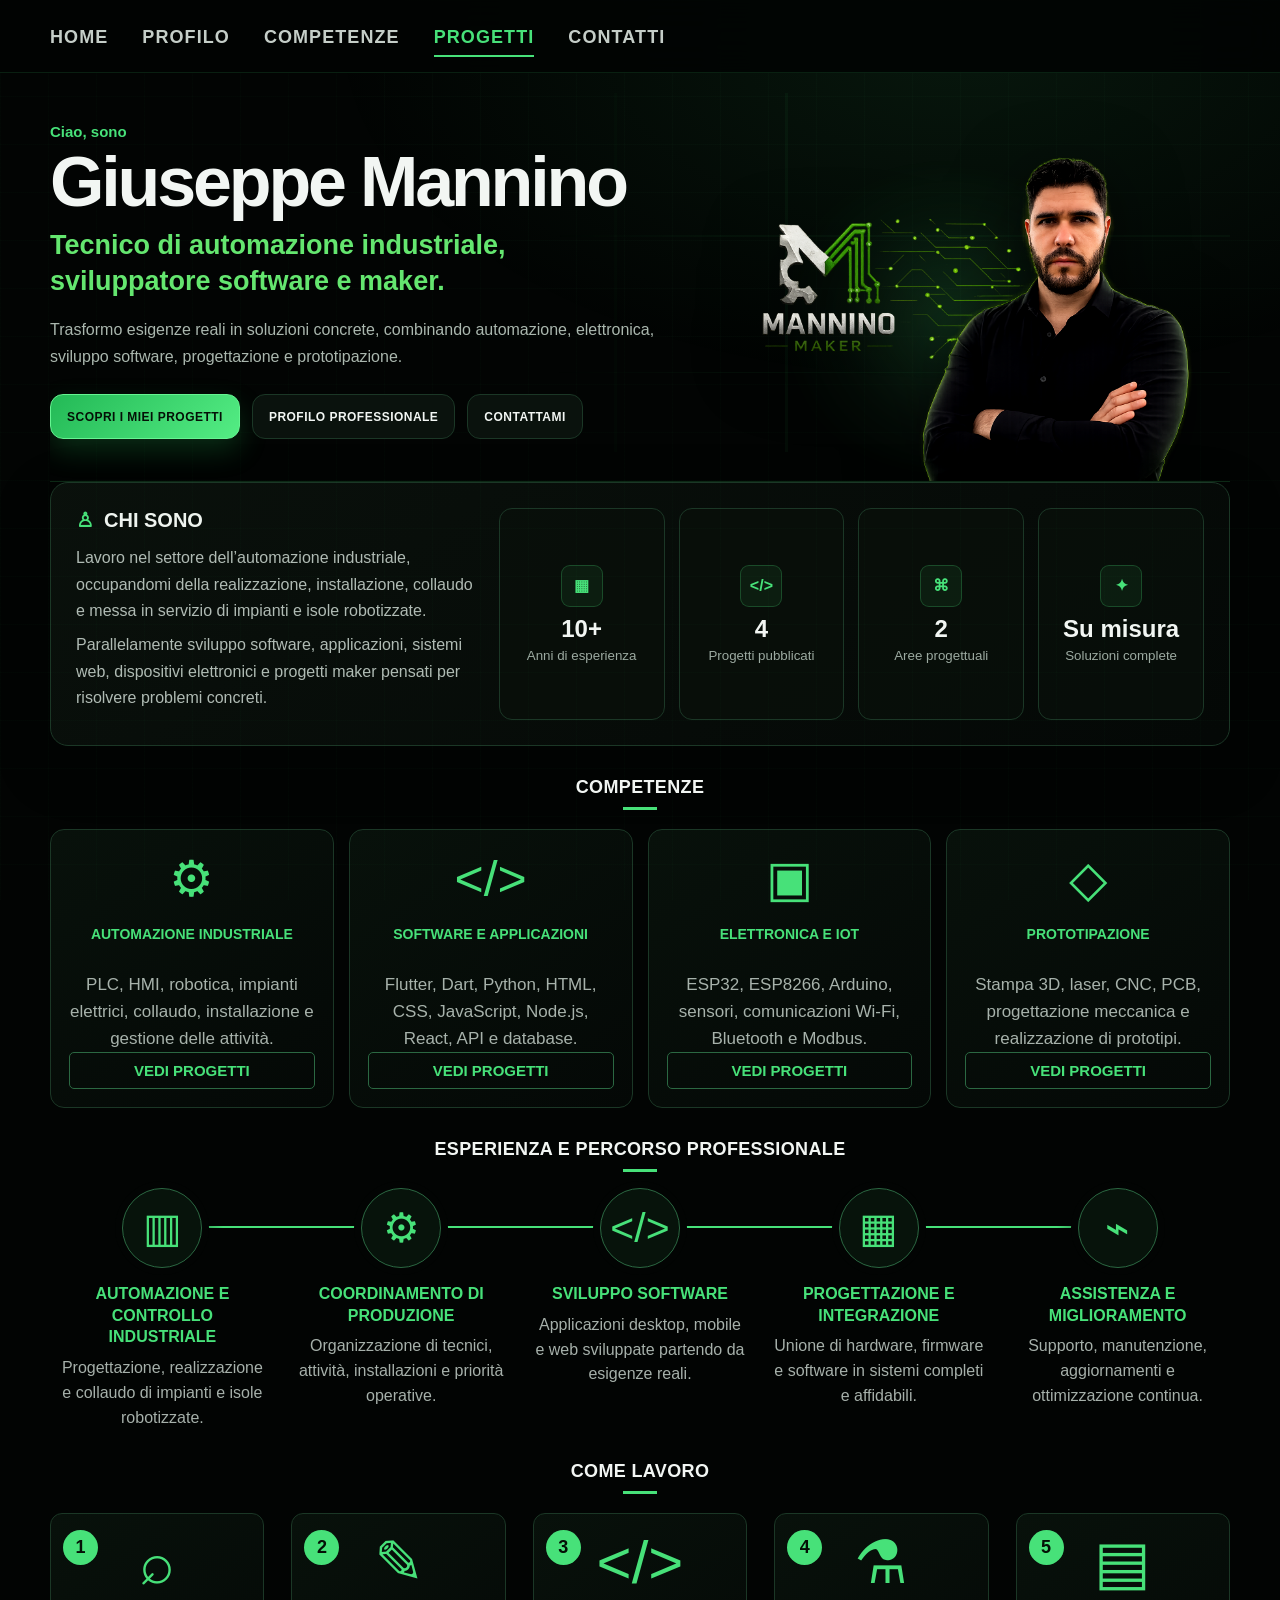
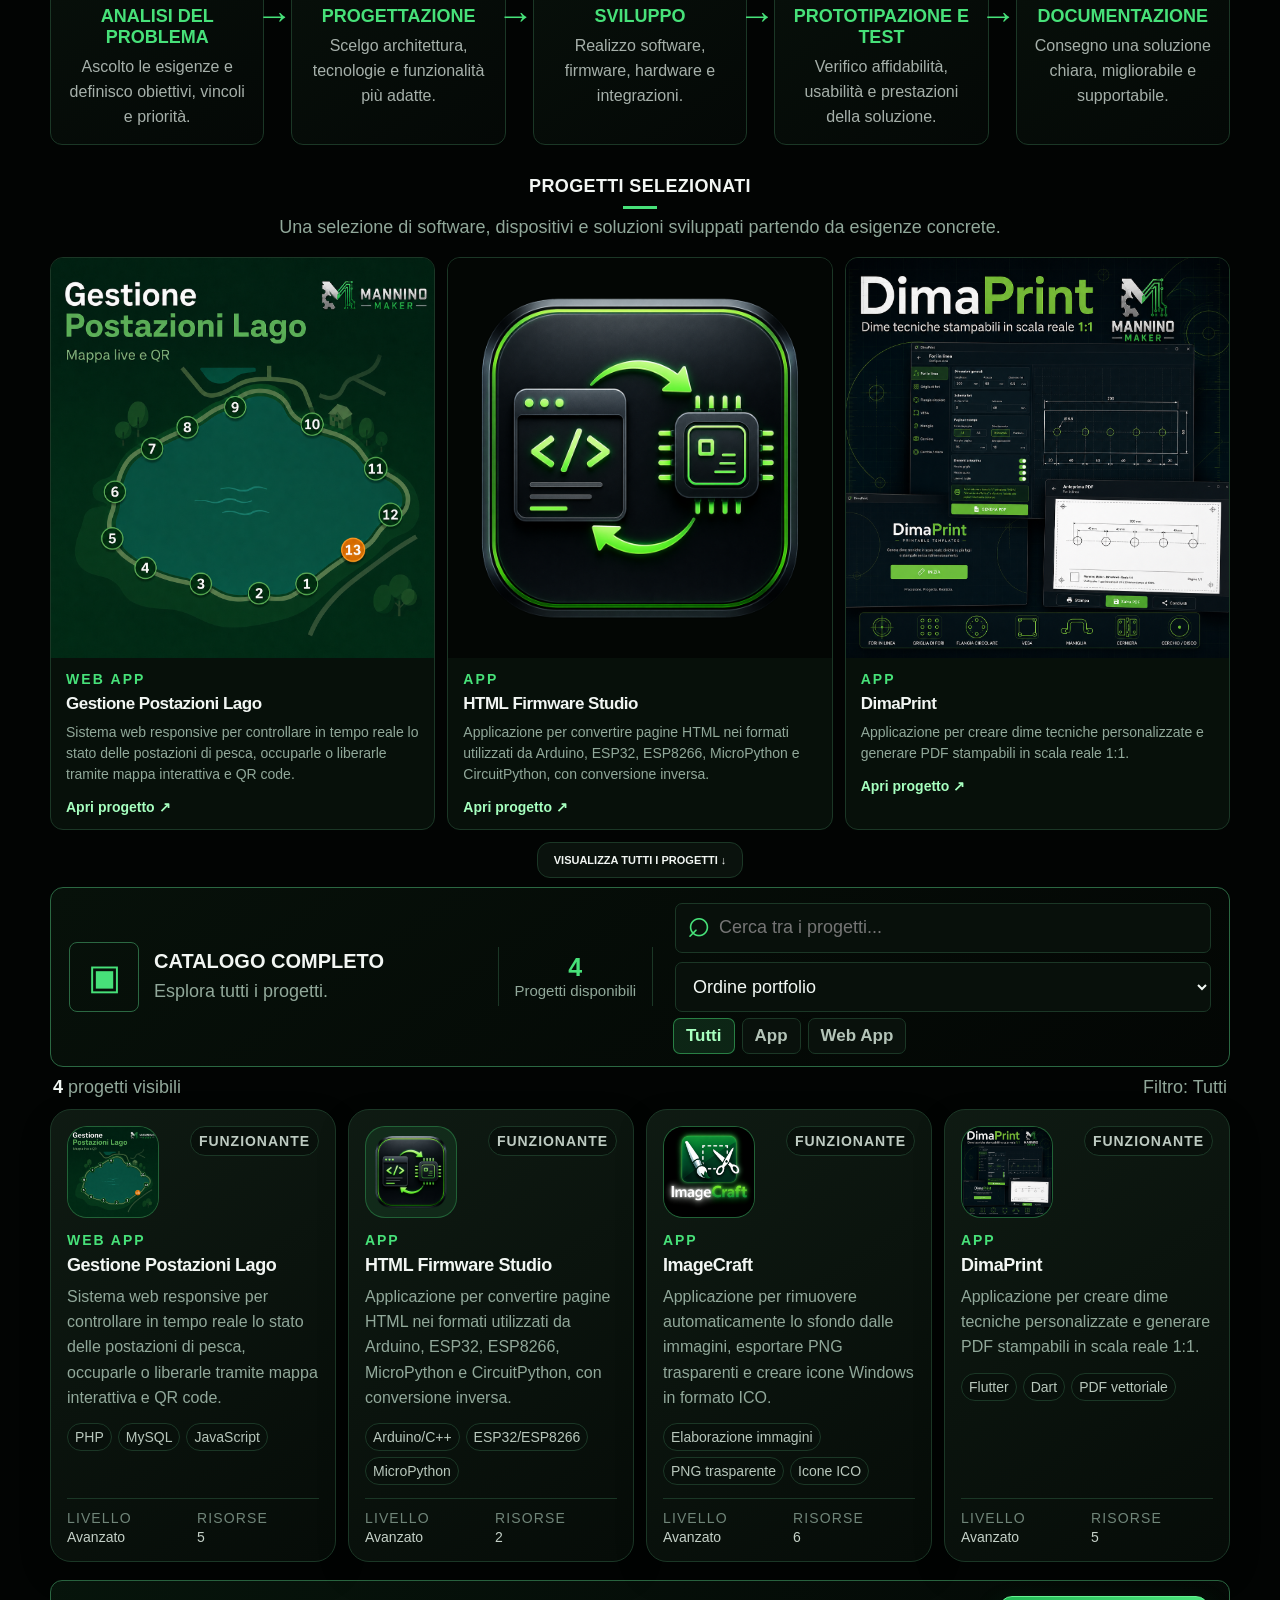
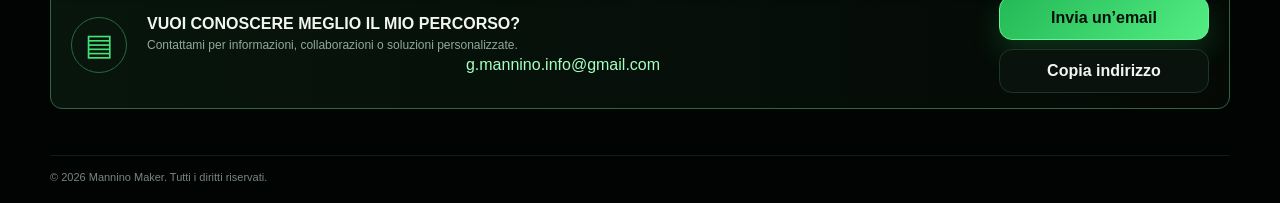
<file: index.html>
<!doctype html>
<html lang="it">
<head>
  <meta charset="utf-8">
  <meta name="viewport" content="width=device-width,initial-scale=1,viewport-fit=cover">
  <meta name="theme-color" content="#030604">
  <title>Giuseppe Mannino — Automazione, Software e Maker</title>
  <meta name="description" content="Portfolio professionale di Giuseppe Mannino: automazione industriale, sviluppo software, elettronica, IoT e prototipazione.">
  <link rel="icon" href="logo_mannino_maker.png">
  <link rel="stylesheet" href="styles.css">
</head>
<body class="home-page">
  <header class="site-header">
    <div class="nav-shell">
     
      <button id="navToggle" class="nav-toggle" type="button" aria-expanded="false" aria-controls="mainNav" aria-label="Apri menu">
        <span></span><span></span><span></span>
      </button>
      <nav id="mainNav" class="main-nav" aria-label="Navigazione principale">
        <a class="active" href="#home">Home</a>
        <a href="#profilo">Profilo</a>
        <a href="#competenze">Competenze</a>
        <a href="#progetti">Progetti</a>
        <a href="#contatti">Contatti</a>
      </nav>
    </div>
  </header>

  <main id="home" class="home-shell">
    <section class="cv-hero reveal">
      <div class="hero-circuit" aria-hidden="true"></div>
      <div class="cv-hero-copy">
        <p class="cv-kicker">Ciao, sono</p>
        <h1>Giuseppe Mannino</h1>
        <h2>Tecnico di automazione industriale,<br>sviluppatore software e maker.</h2>
        <p>Trasformo esigenze reali in soluzioni concrete, combinando automazione, elettronica, sviluppo software, progettazione e prototipazione.</p>
        <div class="cv-actions">
          <a class="button primary" href="#progetti">Scopri i miei progetti</a>
          <a class="button" href="#profilo">Profilo professionale</a>
          <a class="button" href="#contatti">Contattami</a>
        </div>
      </div>
      <div class="hero-portrait-wrap" aria-label="Foto di Giuseppe Mannino">
        <div class="portrait-glow"></div>
        <img class="hero-portrait" src="assets/profile/giuseppe-mannino.png" alt="Giuseppe Mannino">
      </div>
    </section>

    <section id="profilo" class="profile-overview reveal">
      <article class="about-panel">
        <div class="section-label">Chi sono</div>
        <p>Lavoro nel settore dell’automazione industriale, occupandomi della realizzazione, installazione, collaudo e messa in servizio di impianti e isole robotizzate.</p>
        <p>Parallelamente sviluppo software, applicazioni, sistemi web, dispositivi elettronici e progetti maker pensati per risolvere problemi concreti.</p>
      </article>
      <div class="profile-metrics">
        <article><span class="metric-icon">▦</span><strong>10+</strong><small>Anni di esperienza</small></article>
        <article><span class="metric-icon">&lt;/&gt;</span><strong id="statProjects">0</strong><small>Progetti pubblicati</small></article>
        <article><span class="metric-icon">⌘</span><strong id="statCategories">0</strong><small>Aree progettuali</small></article>
        <article><span class="metric-icon">✦</span><strong>Su misura</strong><small>Soluzioni complete</small></article>
      </div>
      <span id="statResources" hidden>0</span><span id="statFeatured" hidden>0</span>
    </section>

    <section id="competenze" class="cv-section reveal">
      <div class="cv-section-heading"><h2>Competenze</h2><span></span></div>
      <div class="skills-grid">
        <article class="skill-card"><div class="skill-icon">⚙</div><h3>Automazione industriale</h3><p>PLC, HMI, robotica, impianti elettrici, collaudo, installazione e gestione delle attività.</p><a href="#progetti" data-skill-search="automazione">Vedi progetti</a></article>
        <article class="skill-card"><div class="skill-icon">&lt;/&gt;</div><h3>Software e applicazioni</h3><p>Flutter, Dart, Python, HTML, CSS, JavaScript, Node.js, React, API e database.</p><a href="#progetti" data-skill-search="app">Vedi progetti</a></article>
        <article class="skill-card"><div class="skill-icon">▣</div><h3>Elettronica e IoT</h3><p>ESP32, ESP8266, Arduino, sensori, comunicazioni Wi-Fi, Bluetooth e Modbus.</p><a href="#progetti" data-skill-search="ESP32">Vedi progetti</a></article>
        <article class="skill-card"><div class="skill-icon">◇</div><h3>Prototipazione</h3><p>Stampa 3D, laser, CNC, PCB, progettazione meccanica e realizzazione di prototipi.</p><a href="#progetti" data-skill-search="stampa">Vedi progetti</a></article>
      </div>
    </section>

    <section class="cv-section reveal">
      <div class="cv-section-heading"><h2>Esperienza e percorso professionale</h2><span></span></div>
      <div class="timeline-grid">
        <article><div class="timeline-icon">▥</div><h3>Automazione e controllo industriale</h3><p>Progettazione, realizzazione e collaudo di impianti e isole robotizzate.</p></article>
        <article><div class="timeline-icon">⚙</div><h3>Coordinamento di produzione</h3><p>Organizzazione di tecnici, attività, installazioni e priorità operative.</p></article>
        <article><div class="timeline-icon">&lt;/&gt;</div><h3>Sviluppo software</h3><p>Applicazioni desktop, mobile e web sviluppate partendo da esigenze reali.</p></article>
        <article><div class="timeline-icon">▦</div><h3>Progettazione e integrazione</h3><p>Unione di hardware, firmware e software in sistemi completi e affidabili.</p></article>
        <article><div class="timeline-icon">⌁</div><h3>Assistenza e miglioramento</h3><p>Supporto, manutenzione, aggiornamenti e ottimizzazione continua.</p></article>
      </div>
    </section>

    <section class="cv-section reveal">
      <div class="cv-section-heading"><h2>Come lavoro</h2><span></span></div>
      <div class="process-grid">
        <article><b>1</b><div class="process-icon">⌕</div><h3>Analisi del problema</h3><p>Ascolto le esigenze e definisco obiettivi, vincoli e priorità.</p></article>
        <article><b>2</b><div class="process-icon">✎</div><h3>Progettazione</h3><p>Scelgo architettura, tecnologie e funzionalità più adatte.</p></article>
        <article><b>3</b><div class="process-icon">&lt;/&gt;</div><h3>Sviluppo</h3><p>Realizzo software, firmware, hardware e integrazioni.</p></article>
        <article><b>4</b><div class="process-icon">⚗</div><h3>Prototipazione e test</h3><p>Verifico affidabilità, usabilità e prestazioni della soluzione.</p></article>
        <article><b>5</b><div class="process-icon">▤</div><h3>Documentazione</h3><p>Consegno una soluzione chiara, migliorabile e supportabile.</p></article>
      </div>
    </section>

    <section id="progetti" class="projects-area reveal">
      <div class="cv-section-heading"><h2>Progetti selezionati</h2><span></span><p>Una selezione di software, dispositivi e soluzioni sviluppati partendo da esigenze concrete.</p></div>
      <div id="featuredGrid" class="featured-grid"></div>
      <div class="featured-footer"><a class="button" href="#catalogo">Visualizza tutti i progetti ↓</a></div>

      <div id="catalogo" class="catalogue-box">
        <div class="catalogue-intro"><div class="catalogue-icon">▣</div><div><h2>Catalogo completo</h2><p>Esplora tutti i progetti.</p></div></div>
        <div class="catalogue-count"><strong id="catalogueProjectCount">0</strong><span>Progetti disponibili</span></div>
        <div class="catalogue-tools">
          <div class="tools">
            <div class="tools-top">
              <label class="search-wrap"><span class="search-symbol">⌕</span><input id="projectSearch" type="search" placeholder="Cerca tra i progetti..." autocomplete="off"><button id="clearSearch" class="clear-search" type="button" aria-label="Cancella ricerca">×</button></label>
              <select id="projectSort" class="sort" aria-label="Ordina progetti"><option value="order">Ordine portfolio</option><option value="az">Titolo A–Z</option><option value="category">Categoria</option><option value="newest">Più recenti</option></select>
            </div>
            <div id="filters" class="filters"></div>
          </div>
        </div>
      </div>
      <div class="results-line"><span id="resultCount"><b>0</b> progetti visibili</span><span id="currentFilter">Filtro: Tutti</span></div>
      <div id="projectGrid" class="projects"></div>
      <div id="emptyState" class="empty"><h3>Nessun progetto trovato</h3><p>Prova un’altra ricerca oppure azzera i filtri.</p><button id="resetAll" class="button" type="button">Azzera tutto</button></div>
    </section>

    <section id="contatti" class="cv-contact reveal">
      <div class="contact-doc">▤</div>
      <div><h2>Vuoi conoscere meglio il mio percorso?</h2><p>Contattami per informazioni, collaborazioni o soluzioni personalizzate.</p><span id="emailText" class="contact-email"></span></div>
      <div class="contact-actions"><a id="mailLink" class="button primary">Invia un’email</a><button id="copyEmail" class="button" type="button">Copia indirizzo</button></div>
    </section>
  </main>

  <footer class="cv-footer">
   
    <span>© <span id="currentYear"></span> Mannino Maker. Tutti i diritti riservati.</span>

  </footer>

  <div id="toast" class="toast" role="status" aria-live="polite"></div>
  <script>window.MM_CONFIG=Object.freeze({contactEmail:"g.mannino.info@gmail.com",githubProfile:""});</script>
  <script src="app.js"></script>
</body>
</html>
</file>
<file: styles.css>
:root{--bg:#040705;--panel:#0b1510;--panel2:#101e16;--line:#1b3726;--line2:#2b6842;--text:#f2f8f4;--muted:#91a89a;--green:#47e179;--green2:#a6ffbf;--danger:#ff6b78;--warn:#ffcf6b;--shadow:0 24px 70px rgba(0,0,0,.42)}
*{box-sizing:border-box}html{scroll-behavior:smooth}body{margin:0;background:radial-gradient(900px 560px at 5% -5%,rgba(71,225,121,.15),transparent 62%),radial-gradient(700px 500px at 100% 15%,rgba(25,160,72,.10),transparent 68%),linear-gradient(rgba(71,225,121,.025) 1px,transparent 1px),linear-gradient(90deg,rgba(71,225,121,.025) 1px,transparent 1px),var(--bg);background-size:auto,auto,42px 42px,42px 42px;color:var(--text);font-family:Inter,ui-sans-serif,-apple-system,BlinkMacSystemFont,"Segoe UI",Arial,sans-serif;min-height:100vh}button,input,select,textarea{font:inherit}button{color:inherit}a{color:inherit;text-decoration:none}.hidden{display:none!important}.container{width:min(1280px,calc(100% - 26px));margin:14px auto 70px}.hero{border:1px solid var(--line);border-radius:30px;padding:30px;background:linear-gradient(145deg,rgba(15,29,21,.97),rgba(5,10,7,.98));box-shadow:var(--shadow);overflow:hidden;position:relative}.hero:after{content:"";position:absolute;right:-170px;top:-220px;width:430px;height:430px;border-radius:120px;border:1px solid rgba(71,225,121,.13);transform:rotate(32deg)}.hero-main{display:grid;grid-template-columns:136px 1fr auto;gap:25px;align-items:center;position:relative;z-index:1}.logo{width:136px;height:136px;object-fit:contain;border-radius:24px;border:1px solid var(--line2);background:#020403}.eyebrow{font-size:14px;font-weight:900;letter-spacing:.18em;text-transform:uppercase;color:var(--green)}h1{font-size:clamp(40px,7vw,74px);line-height:.92;letter-spacing:-.06em;margin:8px 0 12px}.hero-copy{color:var(--muted);max-width:750px;line-height:1.65;margin:0}.badge{align-self:start;white-space:nowrap;border:1px solid rgba(71,225,121,.3);background:rgba(71,225,121,.08);border-radius:999px;padding:10px 13px;color:var(--green2);font-size:14px;font-weight:850}.hero-actions,.actions{display:flex;flex-wrap:wrap;gap:10px}.hero-actions{margin-top:24px;position:relative;z-index:1}.button{display:inline-flex;align-items:center;justify-content:center;min-height:44px;padding:0 16px;border-radius:13px;border:1px solid var(--line);background:#0a120d;font-size:16px;font-weight:850;cursor:pointer;transition:.2s}.button:hover{transform:translateY(-2px);border-color:var(--line2)}.button.primary{background:linear-gradient(135deg,#23b956,#54ed84);color:#041006;border-color:#65f591;box-shadow:0 12px 28px rgba(35,185,86,.22)}.button.danger{background:rgba(255,107,120,.1);border-color:rgba(255,107,120,.35);color:#ffc4ca}.button.ghost{background:transparent}.stats{display:grid;grid-template-columns:repeat(4,1fr);gap:11px;margin:14px 0 34px}.stat{border:1px solid var(--line);border-radius:19px;background:rgba(10,19,13,.9);padding:17px 19px}.stat strong{display:block;font-size:27px;letter-spacing:-.04em}.stat span{font-size:14px;color:var(--muted)}.section-title{display:flex;justify-content:space-between;align-items:end;gap:18px;margin:28px 2px 13px}.section-title h2{margin:0;font-size:28px;letter-spacing:-.04em}.section-title p{margin:5px 0 0;color:var(--muted);font-size:14px}.featured-grid{display:grid;grid-template-columns:1.2fr 1fr 1fr;gap:12px}.featured-card{min-height:245px;text-align:left;border:1px solid var(--line);border-radius:23px;padding:21px;background:radial-gradient(circle at 90% 0,rgba(71,225,121,.14),transparent 46%),linear-gradient(145deg,#101f16,#07100a);cursor:pointer;display:flex;flex-direction:column;align-items:flex-start;transition:.22s}.featured-card:first-child{min-height:290px}.featured-card:hover{transform:translateY(-4px);border-color:var(--line2)}.featured-icon,.project-icon,.modal-icon{display:grid;place-items:center;background:rgba(71,225,121,.09);border:1px solid rgba(71,225,121,.3);color:var(--green);font-weight:950}.featured-icon{width:92px;height:92px;border-radius:20px;font-size:23px;overflow:hidden}.featured-category{margin-top:auto;color:var(--green);font-size:14px;font-weight:900;letter-spacing:.15em;text-transform:uppercase}.featured-card strong{font-size:22px;margin:7px 0 8px;letter-spacing:-.03em}.featured-card small{color:var(--muted);font-size:16px;line-height:1.55}.featured-action{margin-top:14px;color:var(--green2);font-size:14px;font-weight:850}.tools{position:sticky;top:8px;z-index:30;border:1px solid var(--line);border-radius:21px;padding:10px;background:rgba(4,9,6,.91);backdrop-filter:blur(16px);box-shadow:0 15px 45px rgba(0,0,0,.3)}.tools-top{display:grid;grid-template-columns:1fr auto;gap:9px}.search-wrap{position:relative}.search-wrap input{width:100%;height:48px;border:1px solid var(--line);border-radius:14px;background:#08100b;color:var(--text);outline:none;padding:0 45px 0 43px}.search-wrap input:focus,.field input:focus,.field textarea:focus,.field select:focus{border-color:var(--green);box-shadow:0 0 0 4px rgba(71,225,121,.08)}
.search-symbol{
  position:absolute;
  left:12px;
  top:39%;
  transform:translateY(-50%);color:var(--green);
  font-size:40px}
  .clear-search{position:absolute;right:8px;top:8px;width:32px;height:32px;border:0;border-radius:9px;background:transparent;color:var(--muted);cursor:pointer;display:none}.sort,.field input,.field textarea,.field select{border:1px solid var(--line);border-radius:13px;background:#08100b;color:var(--text);outline:none}.sort{height:48px;padding:0 36px 0 13px}.filters{display:flex;gap:7px;overflow:auto;margin-top:9px;scrollbar-width:none}.filters::-webkit-scrollbar{display:none}.filter{height:38px;white-space:nowrap;padding:0 12px;border:1px solid var(--line);border-radius:12px;background:#09110c;color:#b4c4b8;cursor:pointer;font-size:14px;font-weight:850}.filter.active{background:rgba(71,225,121,.13);border-color:rgba(71,225,121,.48);color:var(--green2)}
  .results-line{display:flex;justify-content:space-between;gap:12px;color:var(--muted);font-size:18px;margin:11px 3px}.results-line b{color:var(--text)}.projects{display:grid;grid-template-columns:repeat(4,minmax(0,1fr));gap:12px}.project-card{min-width:0;border:1px solid var(--line);border-radius:21px;background:linear-gradient(145deg,rgba(15,27,19,.98),rgba(6,12,8,.98));padding:16px;display:flex;flex-direction:column;transition:.22s;box-shadow:0 13px 32px rgba(0,0,0,.17);cursor:pointer;color:inherit;text-decoration:none}.project-card:hover{transform:translateY(-5px);border-color:var(--line2);box-shadow:0 22px 50px rgba(0,0,0,.28)}.project-card:focus-visible{outline:3px solid var(--green);outline-offset:3px;border-color:var(--green)}.card-head{display:flex;justify-content:space-between;align-items:start;gap:10px;margin-bottom:14px}.project-icon{width:92px;height:92px;border-radius:20px;font-size:23px;overflow:hidden;flex:0 0 auto}.project-icon img,.featured-icon img,.modal-icon img{width:100%;height:100%;object-fit:contain;padding:7px}.project-icon.has-image img,.featured-icon.has-image img,.modal-icon.has-image img{object-fit:cover;padding:0}.status{border:1px solid var(--line);border-radius:999px;padding:6px 8px;background:#08100b;color:#becbc2;font-size:14px;font-weight:900;text-transform:uppercase;letter-spacing:.07em}.category{color:var(--green);font-size:14px;font-weight:900;letter-spacing:.14em;text-transform:uppercase}.project-card h3{margin:7px 0 8px;font-size:18px;letter-spacing:-.025em}.project-card>p{margin:0;color:var(--muted);font-size:16px;line-height:1.58;min-height:56px}.chips{display:flex;flex-wrap:wrap;gap:6px;margin:13px 0}.chips span{border:1px solid var(--line);border-radius:999px;padding:5px 7px;background:#08100b;color:#b8c7bc;font-size:14px}.card-info{display:grid;grid-template-columns:1fr 1fr;gap:8px;border-top:1px solid var(--line);padding-top:11px;margin-top:auto}.card-info span{font-size:14px;color:#c4d0c7}.card-info small{display:block;color:#708579;font-size:14px;text-transform:uppercase;letter-spacing:.08em;margin-bottom:3px}.empty{display:none;text-align:center;border:1px dashed var(--line2);border-radius:23px;padding:50px 20px;color:var(--muted)}.contact{margin-top:42px;border:1px solid var(--line2);border-radius:28px;padding:28px;background:radial-gradient(circle at 100% 0,rgba(71,225,121,.15),transparent 46%),linear-gradient(145deg,#102016,#07100a);display:grid;grid-template-columns:1fr auto;gap:22px;align-items:center}.contact h2{margin:7px 0 10px;font-size:34px;letter-spacing:-.045em}.contact p{margin:0;color:var(--muted);line-height:1.65;max-width:720px}.contact-actions{display:flex;flex-direction:column;gap:9px;min-width:210px}.contact-email{color:var(--green2);font-size:16px;text-align:center}.footer{text-align:center;color:#6e8174;font-size:14px;padding:24px 0 0}.modal{position:fixed;inset:0;z-index:100;display:none;place-items:center;padding:16px;background:rgba(0,0,0,.76);backdrop-filter:blur(10px)}.modal.open{display:grid}.modal-card{width:min(760px,100%);max-height:90vh;overflow:auto;border:1px solid var(--line2);border-radius:26px;background:linear-gradient(145deg,#102016,#07100a);box-shadow:var(--shadow)}.modal-topbar{display:flex;justify-content:flex-end;padding:13px 13px 0}.modal-close{width:40px;height:40px;border:1px solid var(--line);border-radius:12px;background:#09120c;font-size:20px;cursor:pointer}.modal-content{padding:4px 23px 23px}.modal-hero{display:flex;gap:14px;align-items:center;padding-bottom:18px;border-bottom:1px solid var(--line)}.modal-icon{width:64px;height:64px;border-radius:18px;font-size:20px}.modal-category{color:var(--green);font-size:14px;text-transform:uppercase;letter-spacing:.14em;font-weight:900}.modal h2{margin:5px 0 0;font-size:27px;letter-spacing:-.035em}.modal-description{color:var(--muted);line-height:1.7;font-size:13px;margin:18px 0}.detail-columns{display:grid;grid-template-columns:1fr 1fr;gap:12px}.detail-panel{border:1px solid var(--line);border-radius:17px;background:#09120c;padding:15px}.detail-panel.full{margin-top:12px}.detail-panel h4{color:var(--green2);margin:0 0 11px;font-size:16px}.detail-panel ul{margin:0;padding-left:18px;color:#c2cec6;font-size:16px;line-height:1.8}.detail-panel dl{margin:0}.detail-panel dl div{display:flex;justify-content:space-between;gap:10px;padding:7px 0;border-bottom:1px solid rgba(29,56,39,.7);font-size:14px}.detail-panel dl div:last-child{border-bottom:0}.detail-panel dt{color:#718779}.detail-panel dd{margin:0;color:#d3ded6;text-align:right}.modal-tags{display:flex;flex-wrap:wrap;gap:7px}.modal-tags span{border:1px solid var(--line);border-radius:999px;padding:7px 9px;color:#c3d0c7;font-size:14px}.modal-actions{display:flex;gap:9px;flex-wrap:wrap;margin-top:16px}.toast{position:fixed;left:50%;bottom:22px;z-index:120;transform:translate(-50%,20px);opacity:0;pointer-events:none;border:1px solid var(--line2);border-radius:13px;background:#102016;color:var(--text);padding:12px 16px;box-shadow:var(--shadow);font-size:16px;transition:.25s}.toast.show{opacity:1;transform:translate(-50%,0)}.source-note{margin:10px 2px 0;color:#68806f;font-size:14px}.source-note.warn{color:var(--warn)}

/* Collegamenti delle schede progetto */
.featured-card{color:inherit;text-decoration:none}
.source-note code{color:var(--green2);font-family:ui-monospace,SFMono-Regular,Consolas,monospace}

/* Pagina progetto generata dal singolo file in _projects */
.project-page{padding-bottom:34px}
.project-nav{display:flex;align-items:center;justify-content:space-between;gap:18px;margin-bottom:14px;border:1px solid var(--line);border-radius:20px;background:rgba(9,18,12,.92);padding:12px 14px;backdrop-filter:blur(14px)}
.brand-link{display:flex;align-items:center;gap:11px;color:var(--text);text-decoration:none}
.brand-link img{width:54px;height:54px;object-fit:contain;border:1px solid var(--line2);border-radius:14px;background:#020403}
.brand-link strong,.brand-link small{display:block}.brand-link small{margin-top:3px;color:var(--muted);font-size:14px}
.project-detail-hero{border:1px solid var(--line2);border-radius:28px;background:radial-gradient(circle at 100% 0,rgba(71,225,121,.17),transparent 42%),linear-gradient(145deg,#102016,#07100a);padding:34px;display:grid;grid-template-columns:minmax(0,1fr) 290px;gap:30px;align-items:center;box-shadow:var(--shadow)}
.project-detail-copy h1{font-size:clamp(42px,7vw,78px);margin:8px 0 15px;line-height:.96;letter-spacing:-.06em}.project-detail-copy>p{max-width:760px;color:var(--muted);font-size:15px;line-height:1.75;margin:0}
.project-hero-chips{margin-top:20px}.project-detail-visual{width:290px;aspect-ratio:1;border:1px solid var(--line2);border-radius:28px;background:#050b07;display:grid;place-items:center;overflow:hidden;box-shadow:inset 0 0 60px rgba(71,225,121,.08)}
.project-detail-visual img{width:100%;height:100%;object-fit:cover;padding:0}.project-detail-visual span{font-size:52px;font-weight:950;color:var(--green);letter-spacing:-.08em}
.project-meta-grid{display:grid;grid-template-columns:repeat(4,1fr);gap:10px;margin:13px 0}.project-meta-grid article{border:1px solid var(--line);border-radius:17px;background:#09120c;padding:14px}.project-meta-grid small{display:block;color:#718779;font-size:14px;text-transform:uppercase;letter-spacing:.1em;margin-bottom:6px}.project-meta-grid strong{font-size:14px}
.project-detail-grid{display:grid;grid-template-columns:minmax(0,1.6fr) minmax(280px,.7fr);gap:14px;align-items:start}.project-content{border:1px solid var(--line);border-radius:23px;background:linear-gradient(145deg,rgba(15,27,19,.98),rgba(6,12,8,.98));padding:27px;min-height:380px}.project-sidebar{display:flex;flex-direction:column;gap:12px;position:sticky;top:12px}.project-sidebar .detail-panel{margin:0}.project-sidebar .detail-panel h2{color:var(--green2);margin:0 0 12px;font-size:13px}.project-links{display:flex;flex-direction:column;gap:8px}.project-links h2{margin-bottom:4px!important}.project-links .button{width:100%;justify-content:center}.project-button{width:100%;min-height:52px;font-size:16px;letter-spacing:.08em;text-transform:uppercase}.project-button.disabled{opacity:.42;cursor:not-allowed;box-shadow:none;pointer-events:none;filter:grayscale(.35)}
.prose{color:#c7d2ca;font-size:13px;line-height:1.8}.prose h2,.prose h3{color:var(--text);letter-spacing:-.035em}.prose h2{font-size:25px;margin:0 0 13px}.prose h2:not(:first-child){margin-top:28px}.prose h3{font-size:18px;margin-top:24px}.prose p{margin:0 0 15px}.prose ul,.prose ol{padding-left:21px}.prose li{margin:6px 0}.prose a{color:var(--green2)}.prose img{max-width:100%;border:1px solid var(--line);border-radius:18px;margin:10px 0}.prose pre{overflow:auto;border:1px solid var(--line);border-radius:15px;background:#050a07;padding:14px}.prose code{font-family:ui-monospace,SFMono-Regular,Consolas,monospace;color:var(--green2)}
.project-gallery-section{margin-top:32px}.project-gallery{display:grid;grid-template-columns:repeat(3,1fr);gap:12px}.project-gallery figure{margin:0;border:1px solid var(--line);border-radius:19px;background:#09120c;overflow:hidden}.project-gallery img{width:100%;aspect-ratio:16/10;display:block;object-fit:contain;background:#050b07;padding:8px}.project-gallery figcaption{padding:10px 12px;color:var(--muted);font-size:14px}.project-contact{margin-top:28px}

@media(max-width:1050px){.projects{grid-template-columns:repeat(3,1fr)}.featured-grid{grid-template-columns:1fr 1fr}.featured-card:first-child{grid-column:1/-1;min-height:240px}.project-detail-grid{grid-template-columns:1fr}.project-sidebar{position:static;display:grid;grid-template-columns:repeat(3,1fr)}.project-gallery{grid-template-columns:1fr 1fr}}
@media(max-width:760px){.container{width:calc(100% - 18px);margin-top:9px}.hero{padding:21px;border-radius:24px}.hero-main{grid-template-columns:82px 1fr;gap:15px}.logo{width:82px;height:82px;border-radius:17px}.badge{grid-column:1/-1;justify-self:start}h1{font-size:42px}.hero-copy{font-size:14px}.stats{grid-template-columns:1fr 1fr}.featured-grid{grid-template-columns:1fr}.featured-card:first-child{grid-column:auto}.tools-top{grid-template-columns:1fr}.sort{width:100%}.projects{grid-template-columns:repeat(2,1fr)}.contact{grid-template-columns:1fr}.contact-actions{min-width:0;flex-direction:row;flex-wrap:wrap}.project-nav{align-items:flex-start}.project-detail-hero{grid-template-columns:1fr;padding:24px}.project-detail-visual{width:min(260px,100%);justify-self:center}.project-meta-grid{grid-template-columns:1fr 1fr}.project-sidebar{grid-template-columns:1fr}.project-gallery{grid-template-columns:1fr}}
@media(max-width:520px){.projects{grid-template-columns:1fr}.contact h2{font-size:28px}.stats{gap:8px}.stat{padding:14px}.project-nav{flex-direction:column}.project-nav>.button{width:100%;justify-content:center}.project-detail-copy h1{font-size:43px}.project-detail-hero{padding:20px}.project-content{padding:20px}.project-meta-grid{gap:7px}.project-meta-grid article{padding:12px}.project-detail-visual{border-radius:22px}}

.catalog-error{display:block!important;margin:0}

/* Visualizzazione ingrandita delle immagini della galleria */
.project-gallery .gallery-item{
cursor:zoom-in;
transition:transform .2s,border-color .2s
}
.project-gallery .gallery-item:hover{
transform:translateY(-3px);
border-color:var(--line2)
}
.project-gallery .gallery-item:focus-visible{
outline:3px solid var(--green);
outline-offset:3px;
border-color:var(--green)
}
.project-lightbox{
position:fixed;
inset:0;
z-index:1000;
display:none;
align-items:center;
justify-content:center;
padding:70px 82px 34px;
background:rgba(0,0,0,.92);
backdrop-filter:blur(8px)
}
.project-lightbox.open{display:flex}
.project-lightbox-content{
display:flex;
flex-direction:column;
align-items:center;
justify-content:center;
width:100%;
height:100%;
margin:0
}
.project-lightbox-image{
display:block;
max-width:100%;
max-height:calc(100vh - 145px);
object-fit:contain;
border-radius:14px;
box-shadow:0 24px 70px rgba(0,0,0,.55)
}
.project-lightbox-caption{
min-height:22px;
margin-top:13px;
color:#fff;
font-size:14px;
line-height:1.5;
text-align:center
}
.project-lightbox-close{
position:absolute;
top:15px;
right:19px;
width:48px;
height:48px;
padding:0;
border:0;
background:transparent;
color:#fff;
font-size:42px;
line-height:1;
cursor:pointer
}
.project-lightbox-nav{
position:absolute;
top:50%;
width:52px;
height:68px;
padding:0;
border:1px solid rgba(255,255,255,.16);
border-radius:14px;
background:rgba(255,255,255,.08);
color:#fff;
font-size:34px;
cursor:pointer;
transform:translateY(-50%)
}
.project-lightbox-close:hover,
.project-lightbox-nav:hover{
color:var(--green2);
border-color:rgba(71,225,121,.42)
}
.project-lightbox-prev{left:17px}
.project-lightbox-next{right:17px}
body.lightbox-open{overflow:hidden}

@media(max-width:700px){
.project-lightbox{padding:68px 12px 86px}
.project-lightbox-image{max-height:calc(100vh - 185px)}
.project-lightbox-nav{
top:auto;
bottom:17px;
width:52px;
height:52px;
font-size:27px;
transform:none
}
.project-lightbox-prev{left:calc(50% - 63px)}
.project-lightbox-next{right:calc(50% - 63px)}
}

/* Correzioni catalogo e pagina progetto */
.tools{
  isolation:isolate;
  overflow:visible;
  background:linear-gradient(145deg,rgba(8,16,11,.98),rgba(4,9,6,.98));
  -webkit-backdrop-filter:blur(16px);
  backdrop-filter:blur(16px);
  transform:translateZ(0);
  backface-visibility:hidden;
}
.filters{
  align-items:center;
  min-height:46px;
  margin:6px -2px -3px;
  padding:3px 2px 5px;
  overflow-x:auto;
  overflow-y:hidden;
  scroll-padding-inline:2px;
}
.filter{flex:0 0 auto;}
#projectLinks{
  display:flex;
  flex-direction:column;
  gap:10px;
}
#projectLinks .button{margin:0;}
@media(max-width:760px){
  .tools{top:4px;}
  .filters{min-height:48px;padding-bottom:7px;}
}

/* =========================================================
   HOMEPAGE RESPONSIVE
   ========================================================= */
.home-page{background:#020403;color:#f2f6f3}.home-page:before{content:"";position:fixed;inset:0;pointer-events:none;background:radial-gradient(900px 500px at 75% 4%,rgba(71,225,121,.09),transparent 70%),linear-gradient(rgba(71,225,121,.018) 1px,transparent 1px),linear-gradient(90deg,rgba(71,225,121,.018) 1px,transparent 1px);background-size:auto,48px 48px,48px 48px}.site-header{position:sticky;top:0;z-index:80;border-bottom:1px solid rgba(71,225,121,.12);background:rgba(2,4,3,.88);backdrop-filter:blur(18px)}.nav-shell{width:min(1180px,calc(100% - 34px));height:72px;margin:auto;display:flex;align-items:center;justify-content:space-between;gap:32px}.site-brand img{width:126px;height:58px;object-fit:contain;object-position:left center}.main-nav{display:flex;align-items:center;gap:34px}
.main-nav a{position:relative;padding:25px 0 22px;color:#c5cec8;font-size:18px;font-weight:750;text-transform:uppercase;letter-spacing:.06em}.main-nav a:after{content:"";position:absolute;left:0;right:0;bottom:13px;height:2px;background:var(--green);transform:scaleX(0);transition:.2s}.main-nav a:hover,.main-nav a.active{color:var(--green)}.main-nav a:hover:after,.main-nav a.active:after{transform:scaleX(1)}.nav-toggle{display:none;width:45px;height:42px;border:1px solid var(--line);border-radius:12px;background:#07100a;padding:10px;cursor:pointer}.nav-toggle span{display:block;height:2px;margin:5px 0;background:var(--green);transition:.2s}.home-shell{width:min(1180px,calc(100% - 34px));margin:0 auto 46px}.cv-hero{min-height:360px;display:grid;grid-template-columns:minmax(0,1fr) minmax(360px,.9fr);align-items:center;position:relative;overflow:hidden;border-bottom:1px solid rgba(71,225,121,.17)}.cv-hero-copy{position:relative;z-index:3;padding:50px 0 42px}.cv-kicker{margin:0 0 7px;color:var(--green);font-size:15px;font-weight:800}.cv-hero h1{margin:0 0 10px;font-size:clamp(43px,6vw,70px);line-height:1;letter-spacing:-.045em}.cv-hero h2{margin:0 0 16px;color:#64e66f;font-size:clamp(18px,2.4vw,27px);line-height:1.35}.cv-hero-copy>p:last-of-type{max-width:610px;margin:0;color:#aab7ae;line-height:1.7}.cv-actions{display:flex;gap:12px;flex-wrap:wrap;margin-top:24px}.cv-actions .button{min-height:45px;text-transform:uppercase;font-size:12px;letter-spacing:.04em}.hero-portrait-wrap{height:100%;min-height:360px;position:relative;display:flex;align-items:flex-end;justify-content:center}.hero-portrait{position:relative;z-index:2;width:min(500px,100%);height:390px;object-fit:contain;object-position:center bottom;filter:contrast(1.05) drop-shadow(0 20px 35px rgba(0,0,0,.7))}.portrait-glow{position:absolute;z-index:1;width:390px;height:300px;bottom:10px;border-radius:50%;background:radial-gradient(circle,rgba(71,225,121,.18),rgba(71,225,121,.04) 44%,transparent 72%);filter:blur(9px)}.hero-circuit{position:absolute;right:0;top:20px;width:58%;height:88%;opacity:.38;background-image:linear-gradient(90deg,transparent 0 10%,rgba(71,225,121,.15) 10% 10.4%,transparent 10.4% 35%,rgba(71,225,121,.12) 35% 35.4%,transparent 35.4%),linear-gradient(0deg,transparent 0 22%,rgba(71,225,121,.13) 22% 22.4%,transparent 22.4% 60%,rgba(71,225,121,.12) 60% 60.4%,transparent 60.4%);mask-image:linear-gradient(90deg,transparent,#000 25%,#000)}.profile-overview{display:grid;grid-template-columns:1.25fr 2.2fr;gap:22px;align-items:stretch;margin-top:0;padding:25px;border:1px solid var(--line);border-radius:18px;background:linear-gradient(145deg,rgba(10,17,12,.96),rgba(4,8,6,.96));box-shadow:0 20px 55px rgba(0,0,0,.25)}
.section-label{
  text-transform:uppercase;
  color:#eef4ef;
  font-size:20px;
  font-weight:850;
  margin-bottom:13px
}
.section-label:before{
  content:"♙";
  color:var(--green);
  margin-right:10px
}
.about-panel p{
  margin:0 0 8px;
  color:#b0bbb4;
  font-size:16px;
  line-height:1.65
}
.profile-metrics{
  display:grid;
  grid-template-columns:repeat(4,1fr);
  gap:14px
}
.profile-metrics article{min-width:0;display:flex;flex-direction:column;align-items:center;justify-content:center;text-align:center;border:1px solid var(--line);border-radius:13px;background:rgba(8,15,10,.75);padding:15px 9px}.metric-icon{display:grid;place-items:center;width:42px;height:42px;margin-bottom:9px;border:1px solid rgba(71,225,121,.24);border-radius:9px;background:rgba(71,225,121,.07);color:var(--green);font-weight:900}.profile-metrics strong{font-size:24px;line-height:1.05}
.profile-metrics small{
  margin-top:7px;
  color:#9caaa1;
  font: size 15px;
}
.cv-section,.projects-area{padding-top:31px}.cv-section-heading{text-align:center;margin-bottom:19px}.cv-section-heading h2{margin:0;text-transform:uppercase;font-size:18px;letter-spacing:.02em}.cv-section-heading span{display:block;width:34px;height:3px;margin:9px auto 0;background:var(--green)}
.cv-section-heading p{margin:8px 0 0;color:var(--muted);font-size:18px}
.skills-grid{display:grid;grid-template-columns:repeat(4,1fr);gap:15px}
.skill-card{display:flex;flex-direction:column;align-items:center;text-align:center;min-height:245px;padding:24px 18px 18px;border:1px solid var(--line);border-radius:14px;background:linear-gradient(145deg,#08110b,#040806);transition:.23s}.skill-card:hover{transform:translateY(-5px);border-color:var(--line2);box-shadow:0 16px 40px rgba(0,0,0,.32)}.skill-icon{height:54px;color:var(--green);font-size:50px;line-height:1}.skill-card h3{min-height:36px;margin:18px 0 9px;color:var(--green);font-size:14px;text-transform:uppercase}.skill-card p{margin:0;color:#a7b2ab;font-size:17px;line-height:1.6}.skill-card a{margin-top:auto;width:100%;padding:9px;border:1px solid var(--line2);border-radius:5px;color:var(--green);font-size:15px;text-transform:uppercase;font-weight:850}.timeline-grid{display:grid;grid-template-columns:repeat(5,1fr);position:relative;gap:14px}.timeline-grid:before{content:"";position:absolute;top:35px;left:8%;right:8%;height:2px;background:linear-gradient(90deg,transparent,var(--green) 8% 92%,transparent)}.timeline-grid article{position:relative;z-index:2;text-align:center;padding:0 6px}
.timeline-icon{
  display:grid;
  place-items:center;
  width:80px;
  height:80px;
  margin:-3px auto 15px;
  border:1px solid var(--line2);
  border-radius:50%;
  background:#07130b;
  color:var(--green);
  font-size:41px;
  box-shadow:0 0 0 7px #020403
}
.timeline-grid h3{
  margin:0 0 8px;color:var(--green);font-size:16px;line-height:1.35;text-transform:uppercase}.timeline-grid p{margin:0;color:#a6b0aa;font-size:16px;line-height:1.55}
  .process-grid{display:grid;grid-template-columns:repeat(5,1fr);gap:27px}
  .process-grid article{
    position:relative;
    min-height:173px;
    padding:19px 13px 14px;
    border:1px solid var(--line);
    border-radius:12px;
    background:linear-gradient(145deg,#08110b,#040806);text-align:center}
    .process-grid article:not(:last-child):after{
      content:"→";
      position:absolute;
      right:-29px;
      top:35%;
      z-index:4;
      color:var(--green);
      font-size:37px
    }
.process-grid b{
  position:absolute;
  left:12px;
  top:16px;
  display:grid;
  place-items:center;
  width:35px;height:35px;border-radius:50%;background:var(--green);color:#041006;font-size:18px}
.process-icon{
  color:var(--green);
  font-size:60px;
  line-height:1
}
.process-grid h3{
  margin:13px 0 7px;
  color:var(--green);
  font-size:18px;
  text-transform:uppercase
}
.process-grid p{margin:0;color:#a6b0aa;font-size:16.process-grid ppx;line-height:1.55}
.projects-area .featured-grid{grid-template-columns:repeat(3,1fr)}
.projects-area .featured-card{min-height:245px;padding:0;overflow:hidden;border-radius:13px;background:#07100a}.projects-area .featured-card:first-child{min-height:245px}.projects-area .featured-icon{width:100%;height:400px;border:0;border-radius:0;background:#030604}.projects-area .featured-icon img{width:100%;height:100%;object-fit:cover}.projects-area .featured-category,.projects-area .featured-card strong,.projects-area .featured-card small,.projects-area .featured-action{margin-left:15px;margin-right:15px}.projects-area .featured-category{margin-top:13px}.projects-area .featured-card strong{font-size:17px}
.projects-area .featured-card small{font-size:14px;line-height:1.5}.projects-area .featured-action{margin-bottom:14px}.featured-footer{text-align:center;margin:12px 0 7px}.featured-footer .button{min-height:36px;font-size:11px;text-transform:uppercase}.catalogue-box{display:grid;grid-template-columns:1.1fr .42fr 1.45fr;gap:22px;align-items:center;margin-top:9px;padding:15px 18px;border:1px solid var(--line2);border-radius:13px;background:linear-gradient(145deg,#07110a,#030604)}.catalogue-intro{display:flex;align-items:center;gap:15px}
.catalogue-icon{
  display:grid;
  place-items:center;
  flex:0 0 70px;
  width:70px;
  height:70px;
  border:1px solid var(--line2);
  border-radius:8px;
  color:var(--green);
  font-size: 35px;
}
.catalogue-intro h2{margin:0 0 5px;font-size:20px;text-transform:uppercase}
.catalogue-intro p{margin:0;color:var(--muted);font-size:18px;line-height:1.45}
.catalogue-count{text-align:center;border-left:1px solid var(--line);border-right:1px solid var(--line);padding:6px 12px}.catalogue-count strong{display:block;color:var(--green);font-size:25px}
.catalogue-count span{font-size:15px;color:var(--muted)}
.catalogue-tools .tools{position:static;padding:0;border:0;box-shadow:none;background:transparent;backdrop-filter:none}.catalogue-tools .tools-top{grid-template-columns:1fr}
.catalogue-tools .search-wrap input,.catalogue-tools .sort{height:50px;border-radius:7px;font-size:18px}
.catalogue-tools .filters{margin-top:6px;min-height:0;padding:0}
.catalogue-tools .filter{height:36px;border-radius:7px;font-size:17px}.projects-area>.projects{margin-top:8px}.projects-area .results-line{margin-top:10px}.cv-contact{display:grid;grid-template-columns:auto 1fr auto;align-items:center;gap:20px;margin-top:18px;padding:15px 20px;border:1px solid var(--line2);border-radius:12px;background:linear-gradient(90deg,rgba(71,225,121,.08),rgba(5,10,7,.9))}.contact-doc{display:grid;place-items:center;width:56px;height:56px;border:1px solid var(--line2);border-radius:50%;color:var(--green);font-size:30px}.cv-contact h2{margin:0 0 5px;font-size:16px;text-transform:uppercase}.cv-contact p{margin:0;color:var(--muted);font-size:12px}.cv-contact .contact-email{display:block;margin-top:4px}.cv-footer{width:min(1180px,calc(100% - 34px));margin:0 auto 20px;padding-top:15px;border-top:1px solid rgba(71,225,121,.13);display:grid;grid-template-columns:1fr auto 1fr;align-items:center;color:#78867d;font-size:11px}.cv-footer img{width:120px;height:58px;object-fit:contain;object-position:left}.cv-footer>a{justify-self:end;color:var(--green);font-size:24px}.reveal{opacity:0;transform:translateY(18px);transition:opacity .6s ease,transform .6s ease}.reveal.visible{opacity:1;transform:none}
@media(max-width:1000px){.cv-hero{grid-template-columns:1.1fr .9fr}.profile-overview{grid-template-columns:1fr}.skills-grid{grid-template-columns:repeat(2,1fr)}.timeline-grid{grid-template-columns:repeat(3,1fr);row-gap:26px}.timeline-grid:before{display:none}.process-grid{grid-template-columns:repeat(3,1fr)}.process-grid article:after{display:none}.projects-area .featured-grid{grid-template-columns:repeat(2,1fr)}.catalogue-box{grid-template-columns:1fr 1fr}.catalogue-tools{grid-column:1/-1}.catalogue-count{border-right:0}.cv-contact{grid-template-columns:auto 1fr}.cv-contact .contact-actions{grid-column:1/-1;justify-content:flex-end}}
@media(max-width:760px){.nav-shell{height:64px}.site-brand img{width:105px;height:50px}.nav-toggle{display:block}.main-nav{position:absolute;top:64px;left:17px;right:17px;display:none;flex-direction:column;align-items:stretch;gap:0;padding:8px;border:1px solid var(--line);border-radius:14px;background:rgba(4,9,6,.98);box-shadow:var(--shadow)}.main-nav.open{display:flex}.main-nav a{padding:14px 12px}.main-nav a:after{display:none}.home-shell{width:calc(100% - 20px)}.cv-hero{grid-template-columns:1fr;min-height:auto}.cv-hero-copy{padding:38px 8px 8px;text-align:center}.cv-hero-copy>p:last-of-type{margin-inline:auto}.cv-actions{justify-content:center}.hero-portrait-wrap{min-height:310px;height:310px}.hero-portrait{height:325px}.hero-circuit{width:100%;height:55%;top:auto;bottom:0}.profile-overview{padding:18px}.profile-metrics{grid-template-columns:repeat(2,1fr)}.timeline-grid{grid-template-columns:repeat(2,1fr)}.process-grid{grid-template-columns:repeat(2,1fr)}.projects-area .featured-grid{grid-template-columns:1fr}.catalogue-box{grid-template-columns:1fr}.catalogue-count{border:0;border-top:1px solid var(--line);border-bottom:1px solid var(--line);padding:12px}.catalogue-tools{grid-column:auto}.cv-contact{grid-template-columns:1fr;text-align:center}.contact-doc{margin:auto}.cv-contact .contact-actions{grid-column:auto;justify-content:center}.cv-footer{grid-template-columns:1fr;text-align:center;gap:8px}.cv-footer img{margin:auto}.cv-footer>a{justify-self:center}.projects-area .projects{grid-template-columns:repeat(2,1fr)}}
@media(max-width:520px){.home-shell{width:calc(100% - 14px)}.cv-hero h1{font-size:43px}.cv-hero h2{font-size:19px}.cv-actions{display:grid}.cv-actions .button{width:100%}.hero-portrait-wrap{min-height:270px;height:270px}.hero-portrait{height:285px}.profile-metrics{gap:8px}.profile-metrics article{padding:12px 6px}.profile-metrics strong{font-size:20px}.skills-grid,.timeline-grid,.process-grid,.projects-area .projects{grid-template-columns:1fr}.timeline-grid article{padding:4px 20px}.process-grid article{min-height:145px}.catalogue-box{padding:13px}.cv-contact .contact-actions{flex-direction:column}.cv-contact .button{width:100%}.cv-section-heading h2{font-size:22px}.cv-footer{width:calc(100% - 20px)}}
</file>
